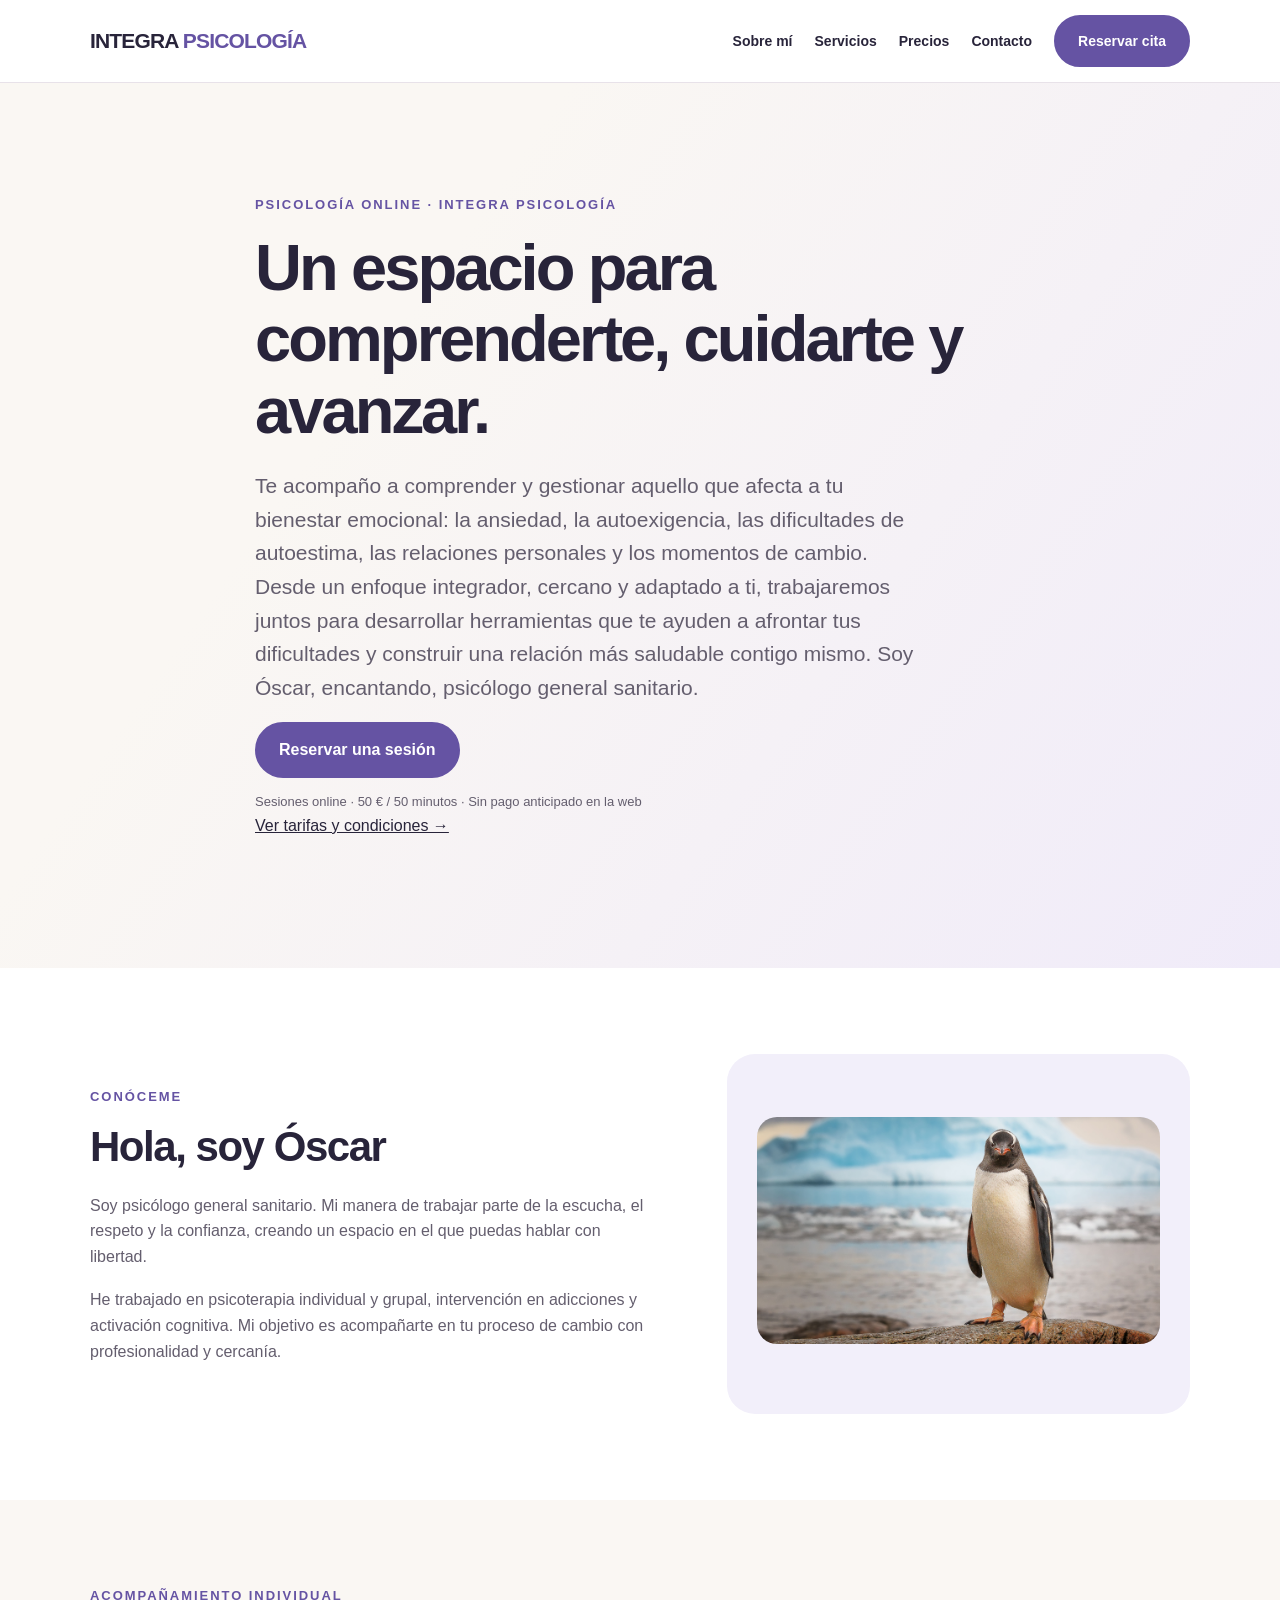
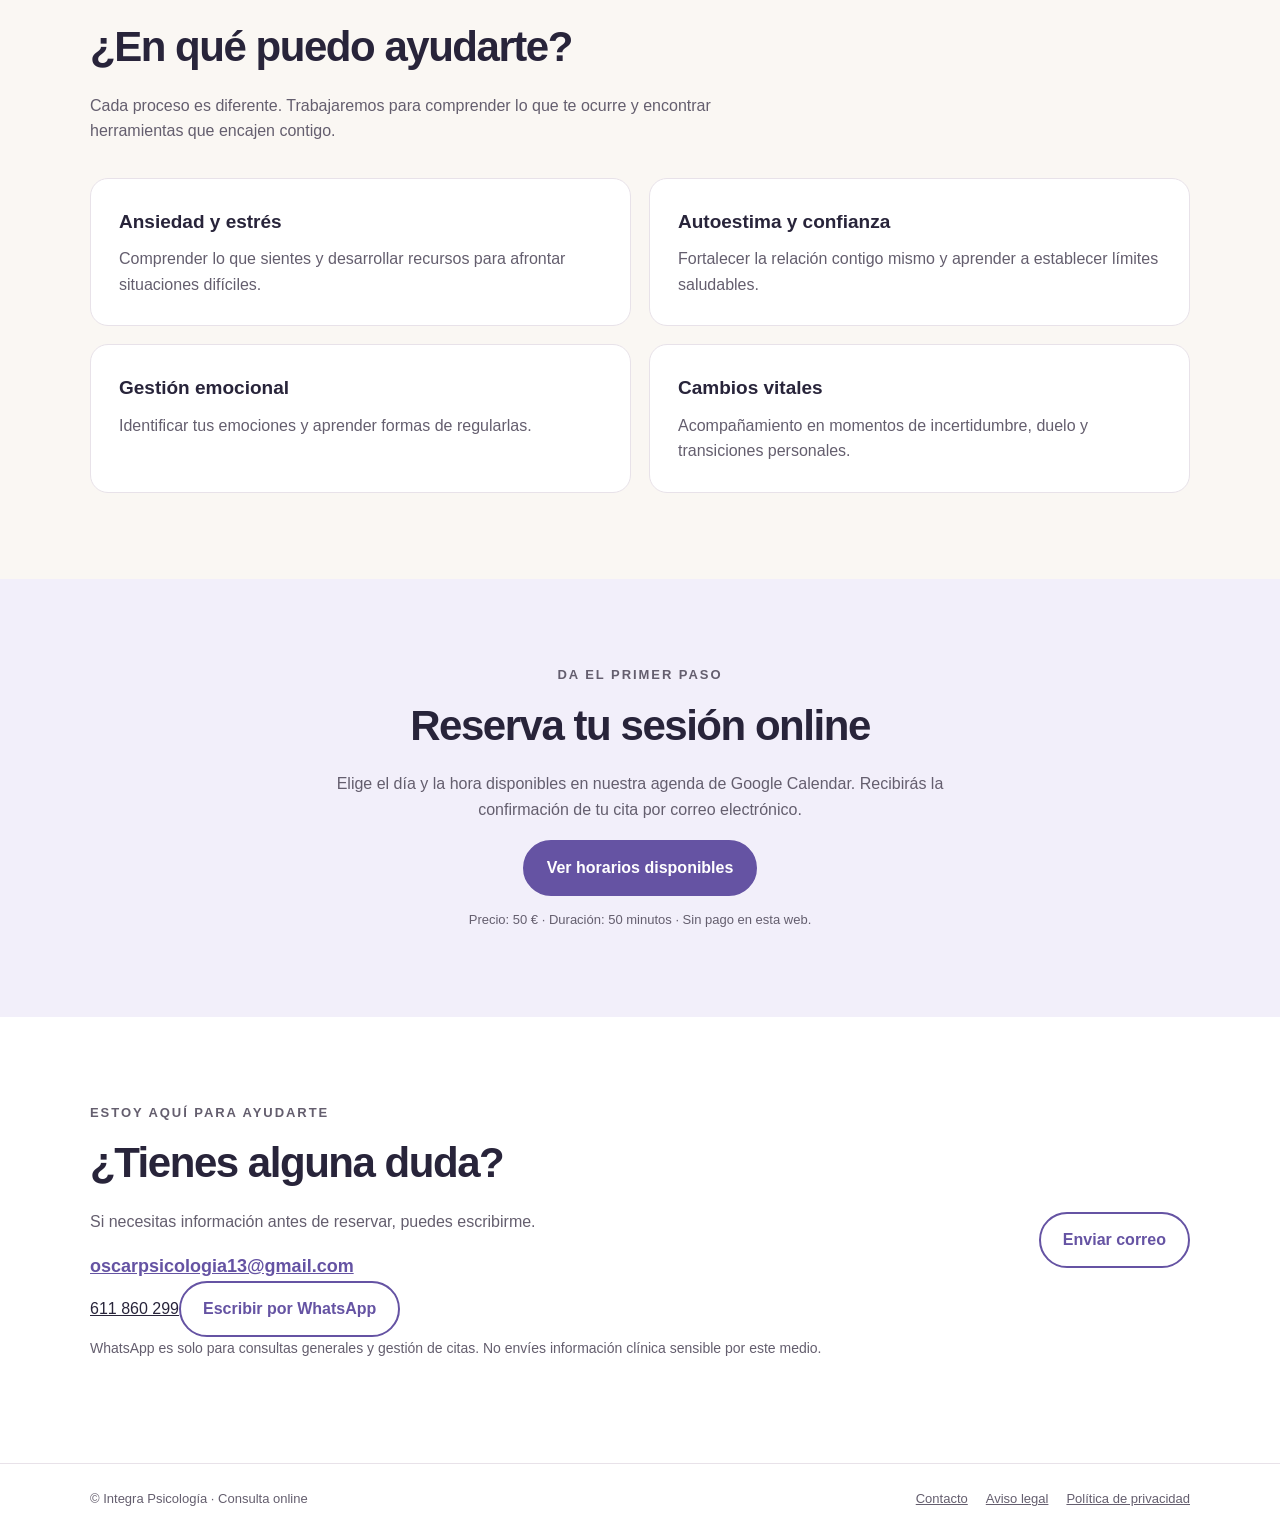
<file: index.html>
<!doctype html><html lang="es"><head><meta charset="utf-8"><meta name="viewport" content="width=device-width, initial-scale=1"><meta name="description" content="Psicología online. Conoce a Óscar, sus servicios y las tarifas de las sesiones de Integra Psicología."><title>Integra Psicología | Psicología online</title><link rel="stylesheet" href="styles.css"></head><body><header class="header" id="inicio"><div class="wrap header-inner"><a class="brand" href="index.html">INTEGRA <span>PSICOLOGÍA</span></a><nav aria-label="Navegación principal"><a href="index.html#sobre-mi">Sobre mí</a><a href="index.html#servicios">Servicios</a><a href="precios.html">Precios</a><a href="index.html#contacto">Contacto</a><a class="button" data-cms="calendar" href="https://calendar.app.google/PCeXu2rNxRvTg7Nx9" target="_blank" rel="noopener noreferrer">Reservar cita</a></nav></div></header><main>
    <section class="hero" aria-labelledby="titulo">
      <div class="wrap hero-inner">
        <p class="eyebrow">Psicología online · Integra Psicología</p>
        <h1 id="titulo" data-cms="titulo">Un espacio para comprenderte, cuidarte y avanzar.</h1>
        <p class="lead" data-cms="presentacion">Soy Óscar, psicólogo general sanitario. Te acompaño con un enfoque cercano, integrador y adaptado a tus necesidades, estés donde estés.</p>
        <a class="button" data-cms="calendar" href="https://calendar.app.google/PCeXu2rNxRvTg7Nx9" target="_blank" rel="noopener noreferrer">Reservar una sesión</a>
        <p class="note">Sesiones online · <span data-cms="precio">50 €</span> / 50 minutos · Sin pago anticipado en la web</p><p><a href="precios.html">Ver tarifas y condiciones →</a></p>
      </div>
    </section>

    <section id="sobre-mi" aria-labelledby="sobre-mi-titulo">
      <div class="wrap about-grid">
        <div>
          <p class="eyebrow">Conóceme</p>
          <h2 id="sobre-mi-titulo">Hola, soy Óscar</h2>
          <div class="about-copy">
            <p>Soy psicólogo general sanitario. Mi manera de trabajar parte de la escucha, el respeto y la confianza, creando un espacio en el que puedas hablar con libertad.</p>
            <p>He trabajado en psicoterapia individual y grupal, intervención en adicciones y activación cognitiva. Mi objetivo es acompañarte en tu proceso de cambio con profesionalidad y cercanía.</p>
          </div>
        </div>
        <div class="portrait">
          <!-- Para mostrar una foto, sustituye el siguiente <div> por:
               <img src="URL_PUBLICA_DE_TU_FOTO" alt="Retrato profesional de Óscar, psicólogo" />
               También puedes conservar tu fotografía como elemento visual nativo de Wix fuera del HTML. -->
          <div class="portrait-placeholder" data-cms="foto">Aquí puedes añadir<br>tu fotografía profesional</div>
        </div>
      </div>
    </section>

    <section class="services" id="servicios" aria-labelledby="servicios-titulo">
      <div class="wrap">
        <p class="eyebrow">Acompañamiento individual</p>
        <h2 id="servicios-titulo">¿En qué puedo ayudarte?</h2>
        <p class="section-desc">Cada proceso es diferente. Trabajaremos para comprender lo que te ocurre y encontrar herramientas que encajen contigo.</p>
        <div class="service-grid">
          <article class="service"><h3>Ansiedad y estrés</h3><p>Comprender lo que sientes y desarrollar recursos para afrontar situaciones difíciles.</p></article>
          <article class="service"><h3>Autoestima y confianza</h3><p>Fortalecer la relación contigo mismo y aprender a establecer límites saludables.</p></article>
          <article class="service"><h3>Gestión emocional</h3><p>Identificar tus emociones y aprender formas de regularlas.</p></article>
          <article class="service"><h3>Cambios vitales</h3><p>Acompañamiento en momentos de incertidumbre, duelo y transiciones personales.</p></article>
        </div>
      </div>
    </section>

    <section class="booking" id="reservar" aria-labelledby="reserva-titulo">
      <div class="wrap booking-inner">
        <p class="eyebrow">Da el primer paso</p>
        <h2 id="reserva-titulo">Reserva tu sesión online</h2>
        <p>Elige el día y la hora disponibles en nuestra agenda de Google Calendar. Recibirás la confirmación de tu cita por correo electrónico.</p>
        <a class="button" data-cms="calendar" href="https://calendar.app.google/PCeXu2rNxRvTg7Nx9" target="_blank" rel="noopener noreferrer">Ver horarios disponibles</a>
        <p class="note">Precio: <span data-cms="precio">50 €</span> · Duración: 50 minutos · Sin pago en esta web.</p>
      </div>
    </section>

    <section class="contact" id="contacto" aria-labelledby="contacto-titulo">
      <div class="wrap contact-inner">
        <div>
          <p class="eyebrow">Estoy aquí para ayudarte</p>
          <h2 id="contacto-titulo">¿Tienes alguna duda?</h2>
          <p>Si necesitas información antes de reservar, puedes escribirme.</p>
          <a class="email" href="mailto:oscarpsicologia13@gmail.com">oscarpsicologia13@gmail.com</a><div class="contact-options"><a href="tel:+34611860299" class="contact-phone">611 860 299</a><a class="button button-outline" href="https://wa.me/34611860299?text=Hola%2C%20me%20gustar%C3%ADa%20recibir%20informaci%C3%B3n%20sobre%20las%20sesiones%20de%20psicolog%C3%ADa%20online." target="_blank" rel="noopener noreferrer" aria-label="Escribir a Integra Psicología por WhatsApp">Escribir por WhatsApp</a></div><p class="fineprint">WhatsApp es solo para consultas generales y gestión de citas. No envíes información clínica sensible por este medio.</p>
        </div>
        <a class="button button-outline" href="mailto:oscarpsicologia13@gmail.com?subject=Consulta%20Integra%20Psicolog%C3%ADa">Enviar correo</a>
      </div>
    </section>
  </main><footer><div class="wrap footer-inner"><span>© Integra Psicología · Consulta online</span><div class="mini-footer-links"><a href="mailto:oscarpsicologia13@gmail.com">Contacto</a><a href="aviso-legal.html">Aviso legal</a><a href="politica-privacidad.html">Política de privacidad</a></div></div></footer><script src="cms.js" defer></script></body></html>
</file>
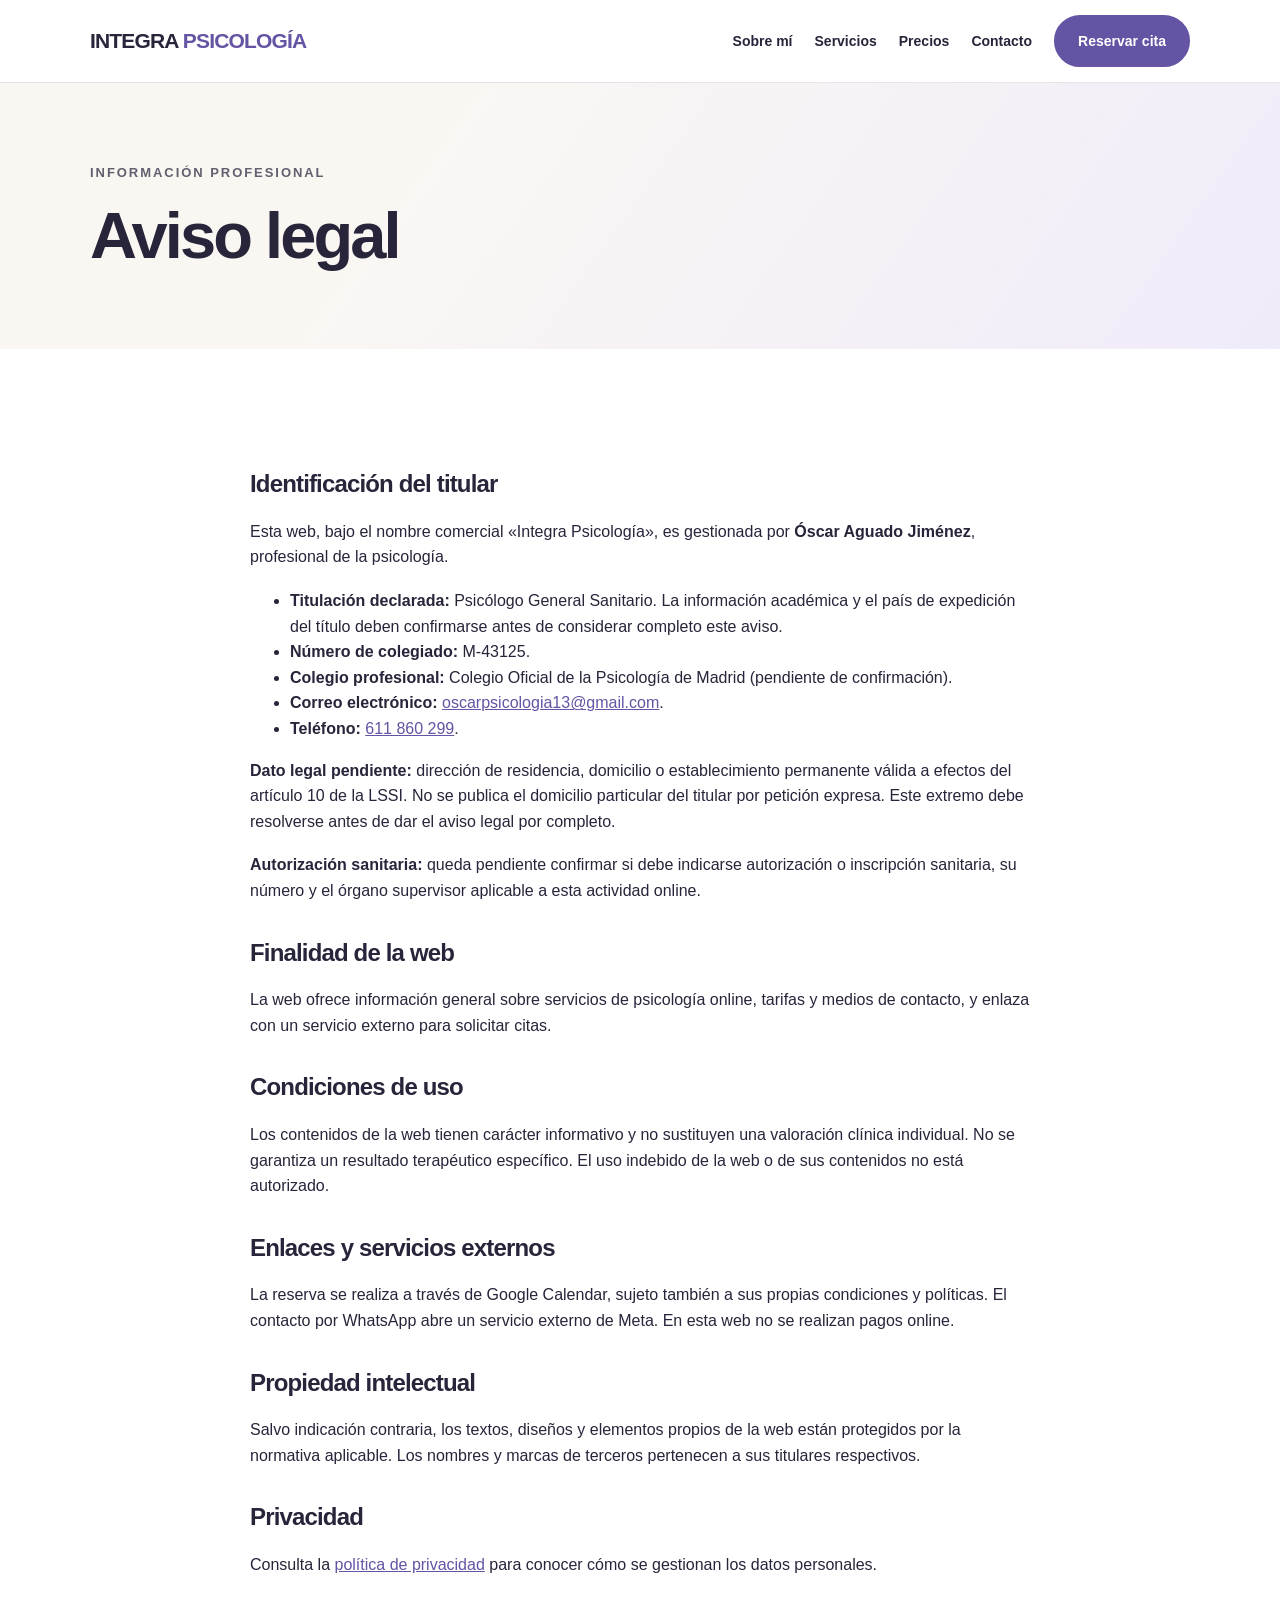
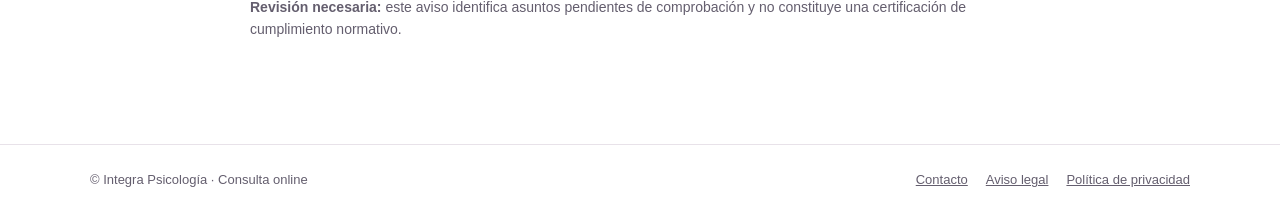
<file: aviso-legal.html>
<!doctype html><html lang="es"><head><meta charset="utf-8"><meta name="viewport" content="width=device-width, initial-scale=1"><meta name="description" content="Identificación profesional y condiciones de uso de Integra Psicología."><title>Aviso legal | Integra Psicología</title><link rel="canonical" href="https://integra-psicologia13.netlify.app/aviso-legal.html"><link rel="stylesheet" href="styles.css"></head><body><header class="header" id="inicio"><div class="wrap header-inner"><a class="brand" href="index.html">INTEGRA <span>PSICOLOGÍA</span></a><nav aria-label="Navegación principal"><a href="index.html#sobre-mi">Sobre mí</a><a href="index.html#servicios">Servicios</a><a href="precios.html">Precios</a><a href="index.html#contacto">Contacto</a><a class="button" href="https://calendar.app.google/PCeXu2rNxRvTg7Nx9" target="_blank" rel="noopener noreferrer">Reservar cita</a></nav></div></header><main><section class="page-hero"><div class="wrap"><p class="eyebrow">Información profesional</p><h1>Aviso legal</h1></div></section><section><div class="wrap readable"><h2>Identificación del titular</h2><p>Esta web, bajo el nombre comercial «Integra Psicología», es gestionada por <strong>Óscar Aguado Jiménez</strong>, profesional de la psicología.</p><ul><li><strong>Titulación declarada:</strong> Psicólogo General Sanitario. La información académica y el país de expedición del título deben confirmarse antes de considerar completo este aviso.</li><li><strong>Número de colegiado:</strong> M-43125.</li><li><strong>Colegio profesional:</strong> Colegio Oficial de la Psicología de Madrid (pendiente de confirmación).</li><li><strong>Correo electrónico:</strong> <a href="mailto:oscarpsicologia13@gmail.com">oscarpsicologia13@gmail.com</a>.</li><li><strong>Teléfono:</strong> <a href="tel:+34611860299">611 860 299</a>.</li></ul><p><strong>Dato legal pendiente:</strong> dirección de residencia, domicilio o establecimiento permanente válida a efectos del artículo 10 de la LSSI. No se publica el domicilio particular del titular por petición expresa. Este extremo debe resolverse antes de dar el aviso legal por completo.</p><p><strong>Autorización sanitaria:</strong> queda pendiente confirmar si debe indicarse autorización o inscripción sanitaria, su número y el órgano supervisor aplicable a esta actividad online.</p><h2>Finalidad de la web</h2><p>La web ofrece información general sobre servicios de psicología online, tarifas y medios de contacto, y enlaza con un servicio externo para solicitar citas.</p><h2>Condiciones de uso</h2><p>Los contenidos de la web tienen carácter informativo y no sustituyen una valoración clínica individual. No se garantiza un resultado terapéutico específico. El uso indebido de la web o de sus contenidos no está autorizado.</p><h2>Enlaces y servicios externos</h2><p>La reserva se realiza a través de Google Calendar, sujeto también a sus propias condiciones y políticas. El contacto por WhatsApp abre un servicio externo de Meta. En esta web no se realizan pagos online.</p><h2>Propiedad intelectual</h2><p>Salvo indicación contraria, los textos, diseños y elementos propios de la web están protegidos por la normativa aplicable. Los nombres y marcas de terceros pertenecen a sus titulares respectivos.</p><h2>Privacidad</h2><p>Consulta la <a href="politica-privacidad.html">política de privacidad</a> para conocer cómo se gestionan los datos personales.</p><p class="fineprint"><strong>Revisión necesaria:</strong> este aviso identifica asuntos pendientes de comprobación y no constituye una certificación de cumplimiento normativo.</p></div></section></main><footer><div class="wrap footer-inner"><span>© Integra Psicología · Consulta online</span><div class="mini-footer-links"><a href="mailto:oscarpsicologia13@gmail.com">Contacto</a><a href="aviso-legal.html">Aviso legal</a><a href="politica-privacidad.html">Política de privacidad</a></div></div></footer></body></html>
</file>
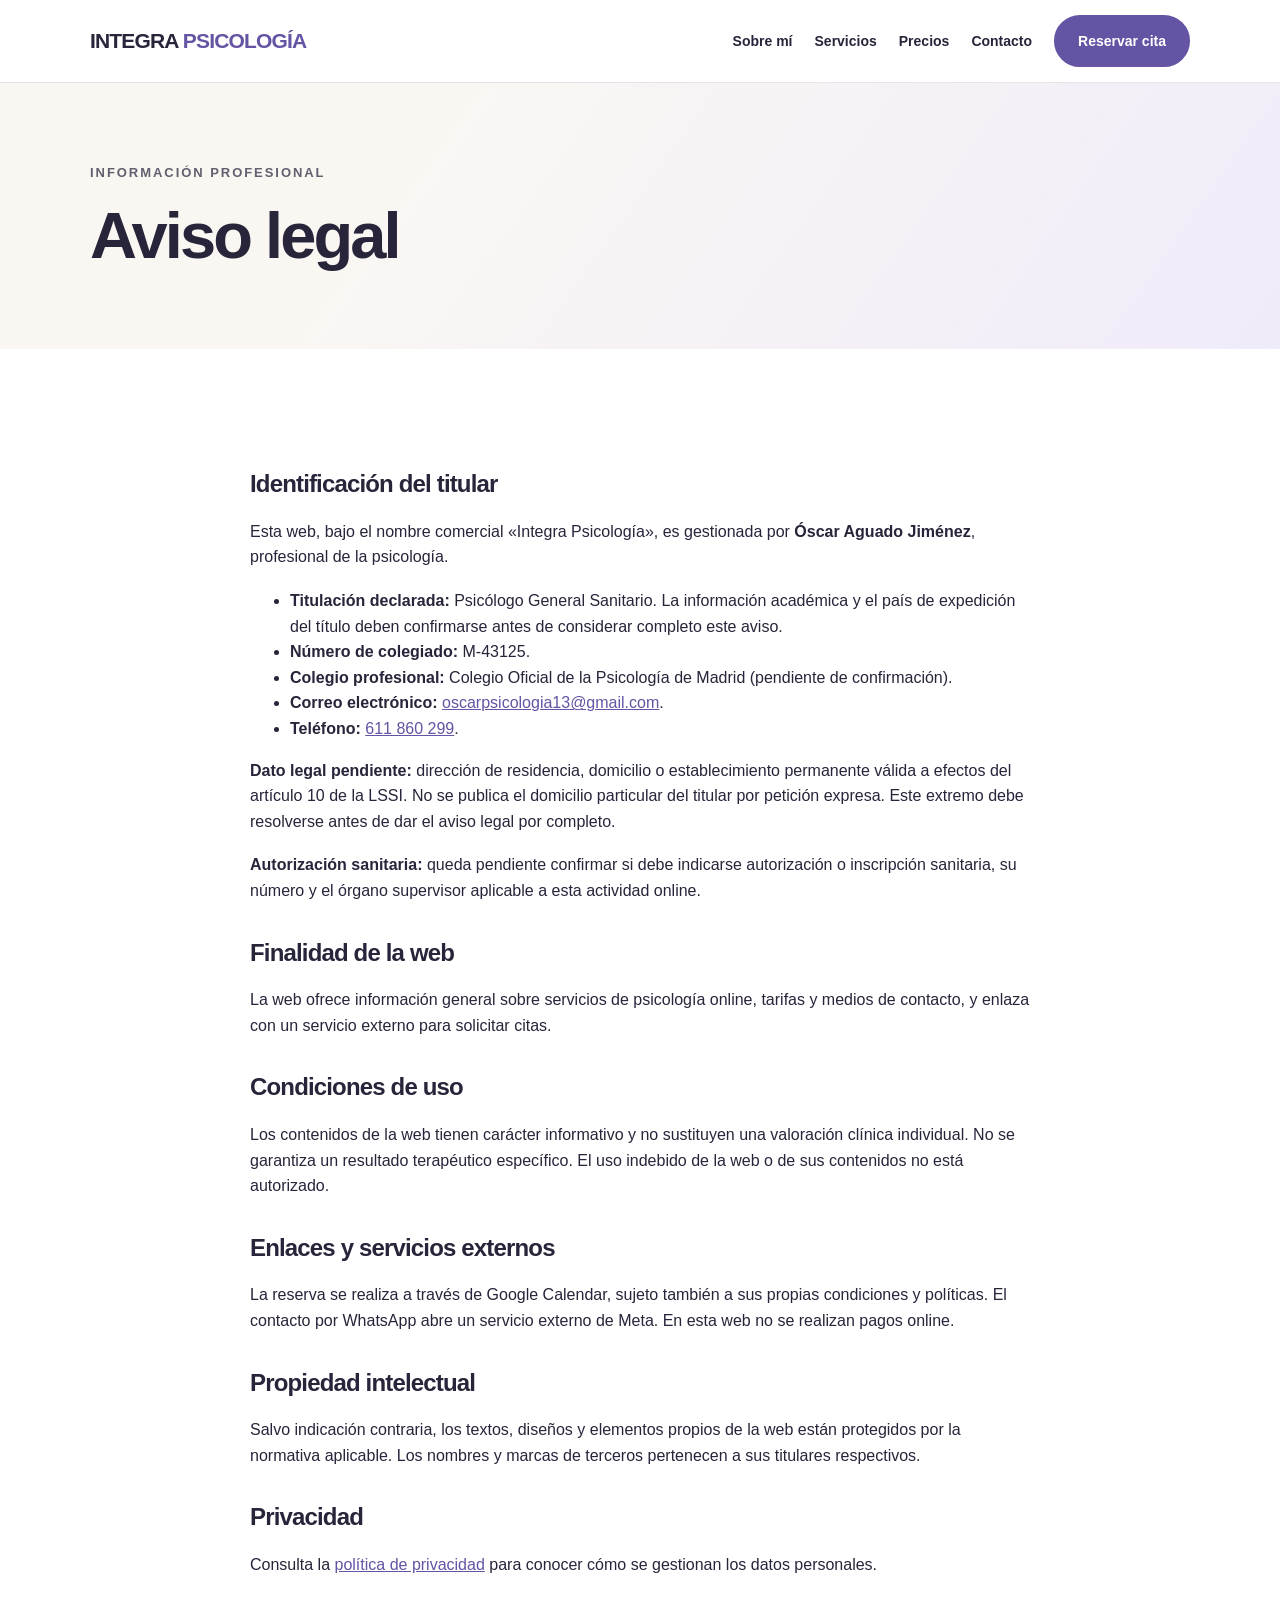
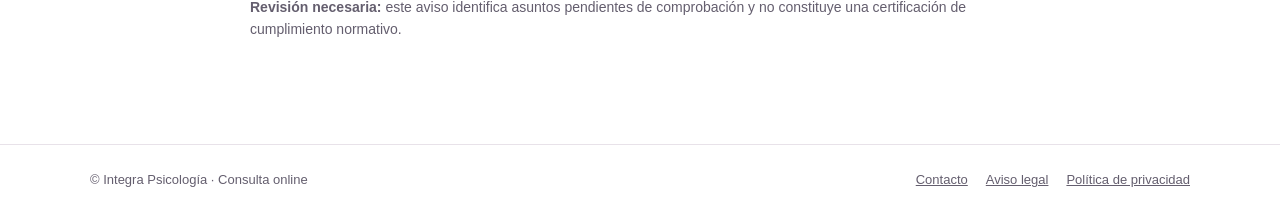
<file: informacion-legal.html>
<!doctype html><html lang="es"><head><meta charset="utf-8"><meta http-equiv="refresh" content="0;url=aviso-legal.html"><meta name="robots" content="noindex"><title>Información legal | Integra Psicología</title><link rel="canonical" href="https://integra-psicologia13.netlify.app/aviso-legal.html"></head><body><p>Consulta nuestro <a href="aviso-legal.html">aviso legal</a> y nuestra <a href="politica-privacidad.html">política de privacidad</a>.</p></body></html>
</file>
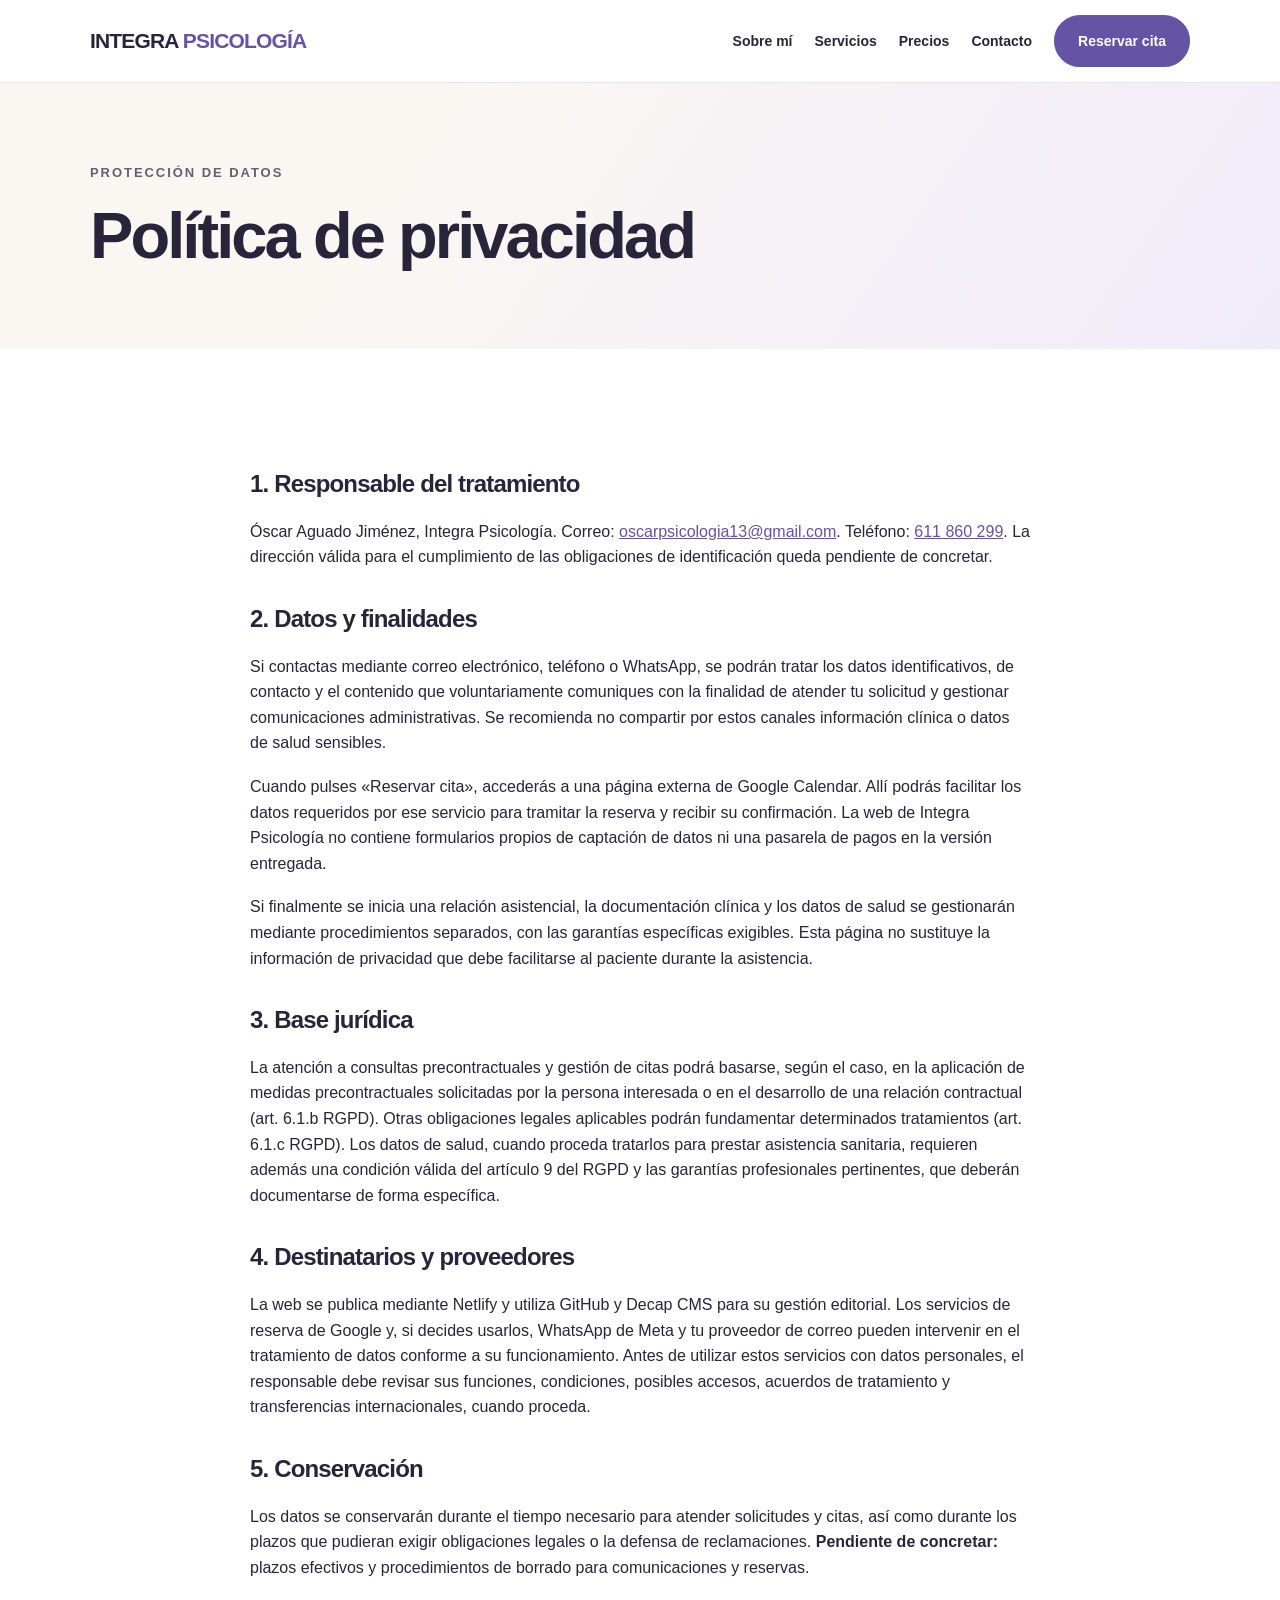
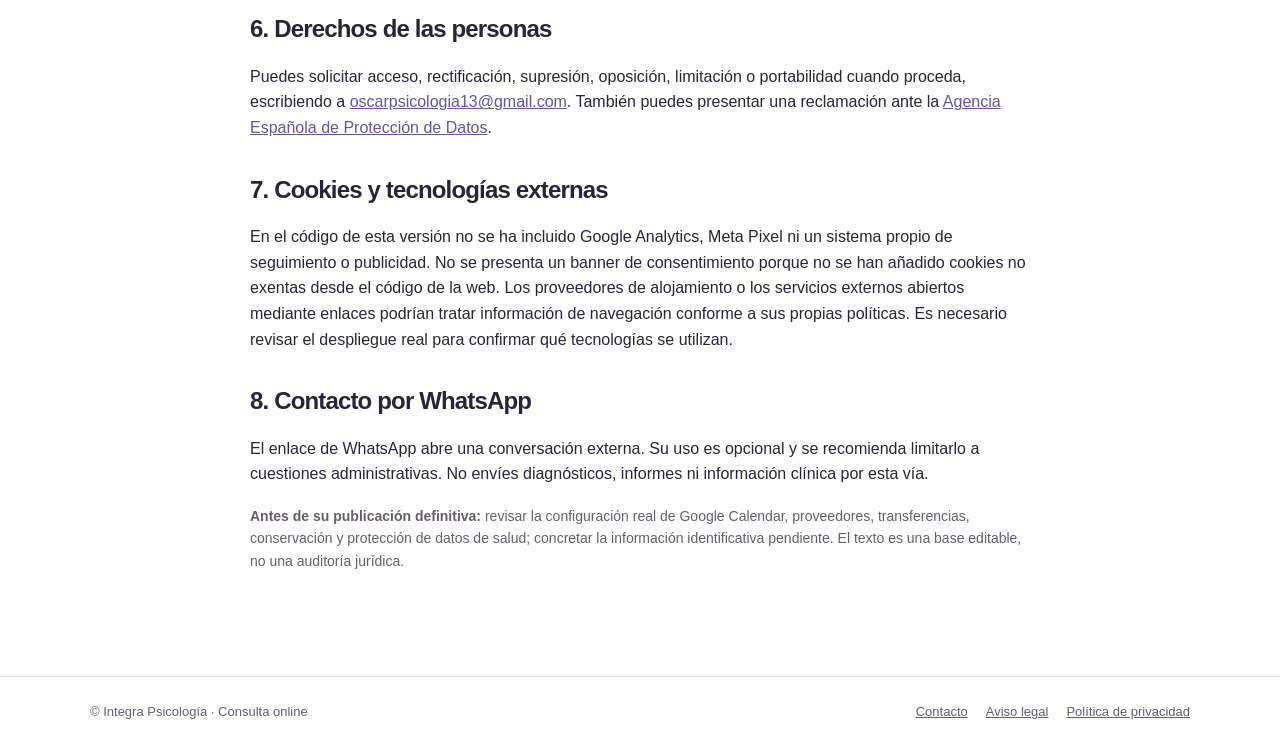
<file: politica-privacidad.html>
<!doctype html><html lang="es"><head><meta charset="utf-8"><meta name="viewport" content="width=device-width, initial-scale=1"><meta name="description" content="Información sobre privacidad y tratamiento de datos personales de Integra Psicología."><title>Política de privacidad | Integra Psicología</title><link rel="canonical" href="https://integra-psicologia13.netlify.app/politica-privacidad.html"><link rel="stylesheet" href="styles.css"></head><body><header class="header" id="inicio"><div class="wrap header-inner"><a class="brand" href="index.html">INTEGRA <span>PSICOLOGÍA</span></a><nav aria-label="Navegación principal"><a href="index.html#sobre-mi">Sobre mí</a><a href="index.html#servicios">Servicios</a><a href="precios.html">Precios</a><a href="index.html#contacto">Contacto</a><a class="button" href="https://calendar.app.google/PCeXu2rNxRvTg7Nx9" target="_blank" rel="noopener noreferrer">Reservar cita</a></nav></div></header><main><section class="page-hero"><div class="wrap"><p class="eyebrow">Protección de datos</p><h1>Política de privacidad</h1></div></section><section><div class="wrap readable"><h2>1. Responsable del tratamiento</h2><p>Óscar Aguado Jiménez, Integra Psicología. Correo: <a href="mailto:oscarpsicologia13@gmail.com">oscarpsicologia13@gmail.com</a>. Teléfono: <a href="tel:+34611860299">611 860 299</a>. La dirección válida para el cumplimiento de las obligaciones de identificación queda pendiente de concretar.</p><h2>2. Datos y finalidades</h2><p>Si contactas mediante correo electrónico, teléfono o WhatsApp, se podrán tratar los datos identificativos, de contacto y el contenido que voluntariamente comuniques con la finalidad de atender tu solicitud y gestionar comunicaciones administrativas. Se recomienda no compartir por estos canales información clínica o datos de salud sensibles.</p><p>Cuando pulses «Reservar cita», accederás a una página externa de Google Calendar. Allí podrás facilitar los datos requeridos por ese servicio para tramitar la reserva y recibir su confirmación. La web de Integra Psicología no contiene formularios propios de captación de datos ni una pasarela de pagos en la versión entregada.</p><p>Si finalmente se inicia una relación asistencial, la documentación clínica y los datos de salud se gestionarán mediante procedimientos separados, con las garantías específicas exigibles. Esta página no sustituye la información de privacidad que debe facilitarse al paciente durante la asistencia.</p><h2>3. Base jurídica</h2><p>La atención a consultas precontractuales y gestión de citas podrá basarse, según el caso, en la aplicación de medidas precontractuales solicitadas por la persona interesada o en el desarrollo de una relación contractual (art. 6.1.b RGPD). Otras obligaciones legales aplicables podrán fundamentar determinados tratamientos (art. 6.1.c RGPD). Los datos de salud, cuando proceda tratarlos para prestar asistencia sanitaria, requieren además una condición válida del artículo 9 del RGPD y las garantías profesionales pertinentes, que deberán documentarse de forma específica.</p><h2>4. Destinatarios y proveedores</h2><p>La web se publica mediante Netlify y utiliza GitHub y Decap CMS para su gestión editorial. Los servicios de reserva de Google y, si decides usarlos, WhatsApp de Meta y tu proveedor de correo pueden intervenir en el tratamiento de datos conforme a su funcionamiento. Antes de utilizar estos servicios con datos personales, el responsable debe revisar sus funciones, condiciones, posibles accesos, acuerdos de tratamiento y transferencias internacionales, cuando proceda.</p><h2>5. Conservación</h2><p>Los datos se conservarán durante el tiempo necesario para atender solicitudes y citas, así como durante los plazos que pudieran exigir obligaciones legales o la defensa de reclamaciones. <strong>Pendiente de concretar:</strong> plazos efectivos y procedimientos de borrado para comunicaciones y reservas.</p><h2>6. Derechos de las personas</h2><p>Puedes solicitar acceso, rectificación, supresión, oposición, limitación o portabilidad cuando proceda, escribiendo a <a href="mailto:oscarpsicologia13@gmail.com">oscarpsicologia13@gmail.com</a>. También puedes presentar una reclamación ante la <a href="https://www.aepd.es" target="_blank" rel="noopener noreferrer">Agencia Española de Protección de Datos</a>.</p><h2>7. Cookies y tecnologías externas</h2><p>En el código de esta versión no se ha incluido Google Analytics, Meta Pixel ni un sistema propio de seguimiento o publicidad. No se presenta un banner de consentimiento porque no se han añadido cookies no exentas desde el código de la web. Los proveedores de alojamiento o los servicios externos abiertos mediante enlaces podrían tratar información de navegación conforme a sus propias políticas. Es necesario revisar el despliegue real para confirmar qué tecnologías se utilizan.</p><h2>8. Contacto por WhatsApp</h2><p>El enlace de WhatsApp abre una conversación externa. Su uso es opcional y se recomienda limitarlo a cuestiones administrativas. No envíes diagnósticos, informes ni información clínica por esta vía.</p><p class="fineprint"><strong>Antes de su publicación definitiva:</strong> revisar la configuración real de Google Calendar, proveedores, transferencias, conservación y protección de datos de salud; concretar la información identificativa pendiente. El texto es una base editable, no una auditoría jurídica.</p></div></section></main><footer><div class="wrap footer-inner"><span>© Integra Psicología · Consulta online</span><div class="mini-footer-links"><a href="mailto:oscarpsicologia13@gmail.com">Contacto</a><a href="aviso-legal.html">Aviso legal</a><a href="politica-privacidad.html">Política de privacidad</a></div></div></footer></body></html>
</file>
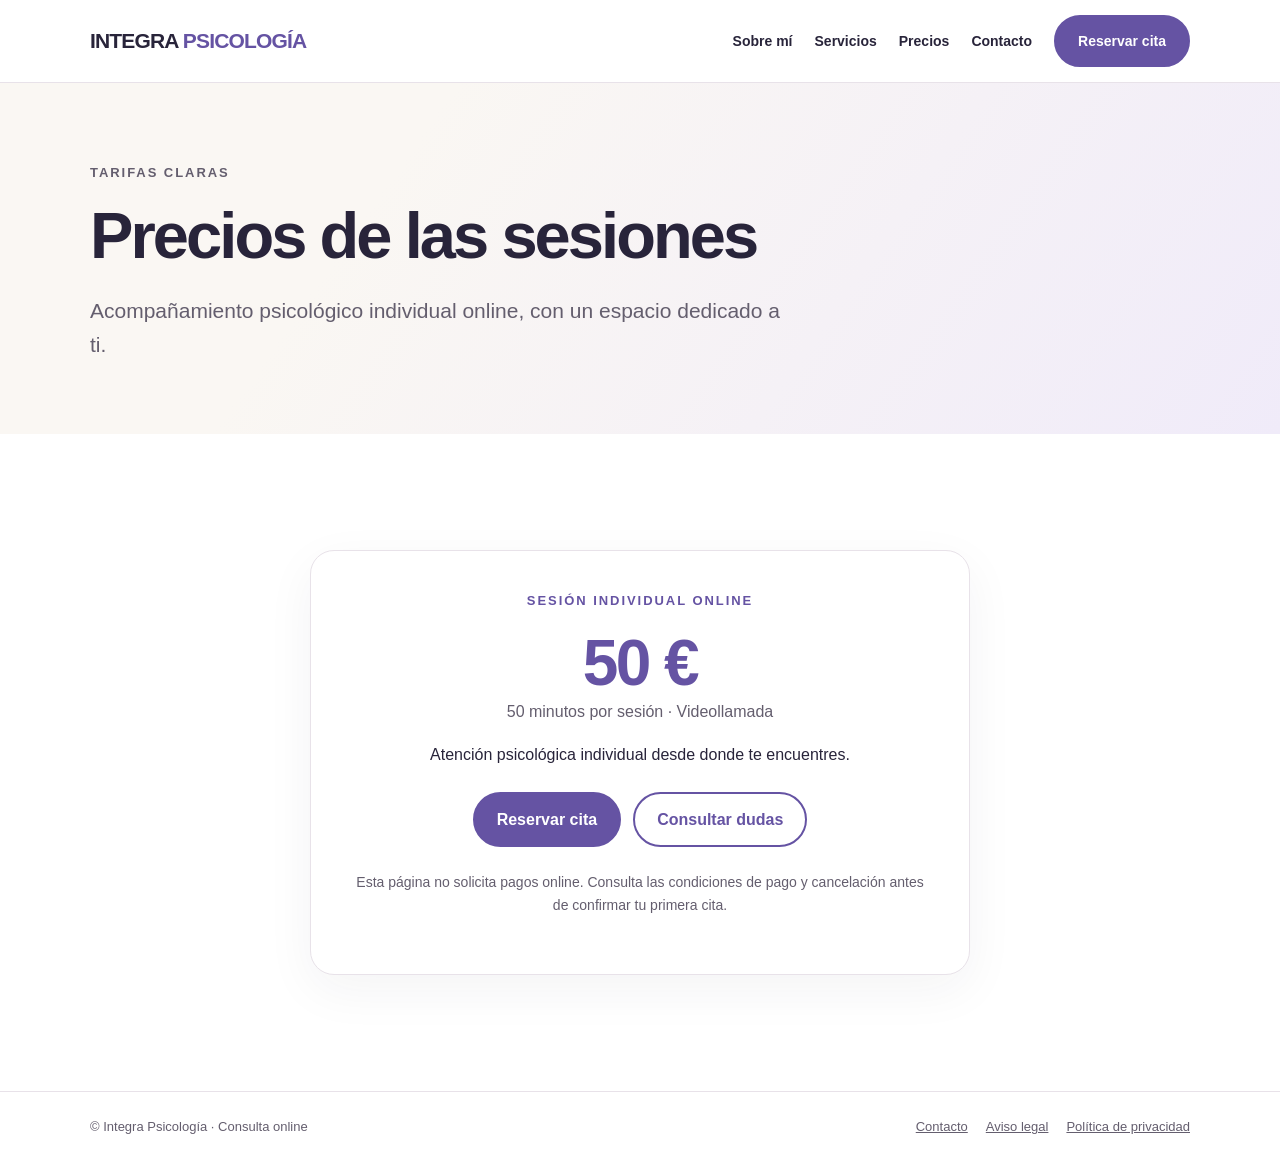
<file: precios.html>
<!doctype html><html lang="es"><head><meta charset="utf-8"><meta name="viewport" content="width=device-width, initial-scale=1"><meta name="description" content="Sesiones individuales de psicología online: 50 € por 50 minutos."><title>Precios | Integra Psicología</title><link rel="stylesheet" href="styles.css"></head><body><header class="header" id="inicio"><div class="wrap header-inner"><a class="brand" href="index.html">INTEGRA <span>PSICOLOGÍA</span></a><nav aria-label="Navegación principal"><a href="index.html#sobre-mi">Sobre mí</a><a href="index.html#servicios">Servicios</a><a href="precios.html">Precios</a><a href="index.html#contacto">Contacto</a><a class="button" href="https://calendar.app.google/PCeXu2rNxRvTg7Nx9" target="_blank" rel="noopener noreferrer">Reservar cita</a></nav></div></header><main><section class="page-hero"><div class="wrap"><p class="eyebrow">Tarifas claras</p><h1>Precios de las sesiones</h1><p class="lead">Acompañamiento psicológico individual online, con un espacio dedicado a ti.</p></div></section><section><div class="wrap"><article class="price-card"><p class="eyebrow">Sesión individual online</p><div class="amount">50 €</div><p class="details">50 minutos por sesión · Videollamada</p><p>Atención psicológica individual desde donde te encuentres.</p><div class="actions"><a class="button" href="https://calendar.app.google/PCeXu2rNxRvTg7Nx9" target="_blank" rel="noopener noreferrer">Reservar cita</a><a class="button button-outline" href="mailto:oscarpsicologia13@gmail.com?subject=Consulta%20sobre%20tarifas">Consultar dudas</a></div><p class="fineprint">Esta página no solicita pagos online. Consulta las condiciones de pago y cancelación antes de confirmar tu primera cita.</p></article></div></section></main><footer><div class="wrap footer-inner"><span>© Integra Psicología · Consulta online</span><div class="mini-footer-links"><a href="mailto:oscarpsicologia13@gmail.com">Contacto</a><a href="aviso-legal.html">Aviso legal</a><a href="politica-privacidad.html">Política de privacidad</a></div></div></footer></body></html>
</file>
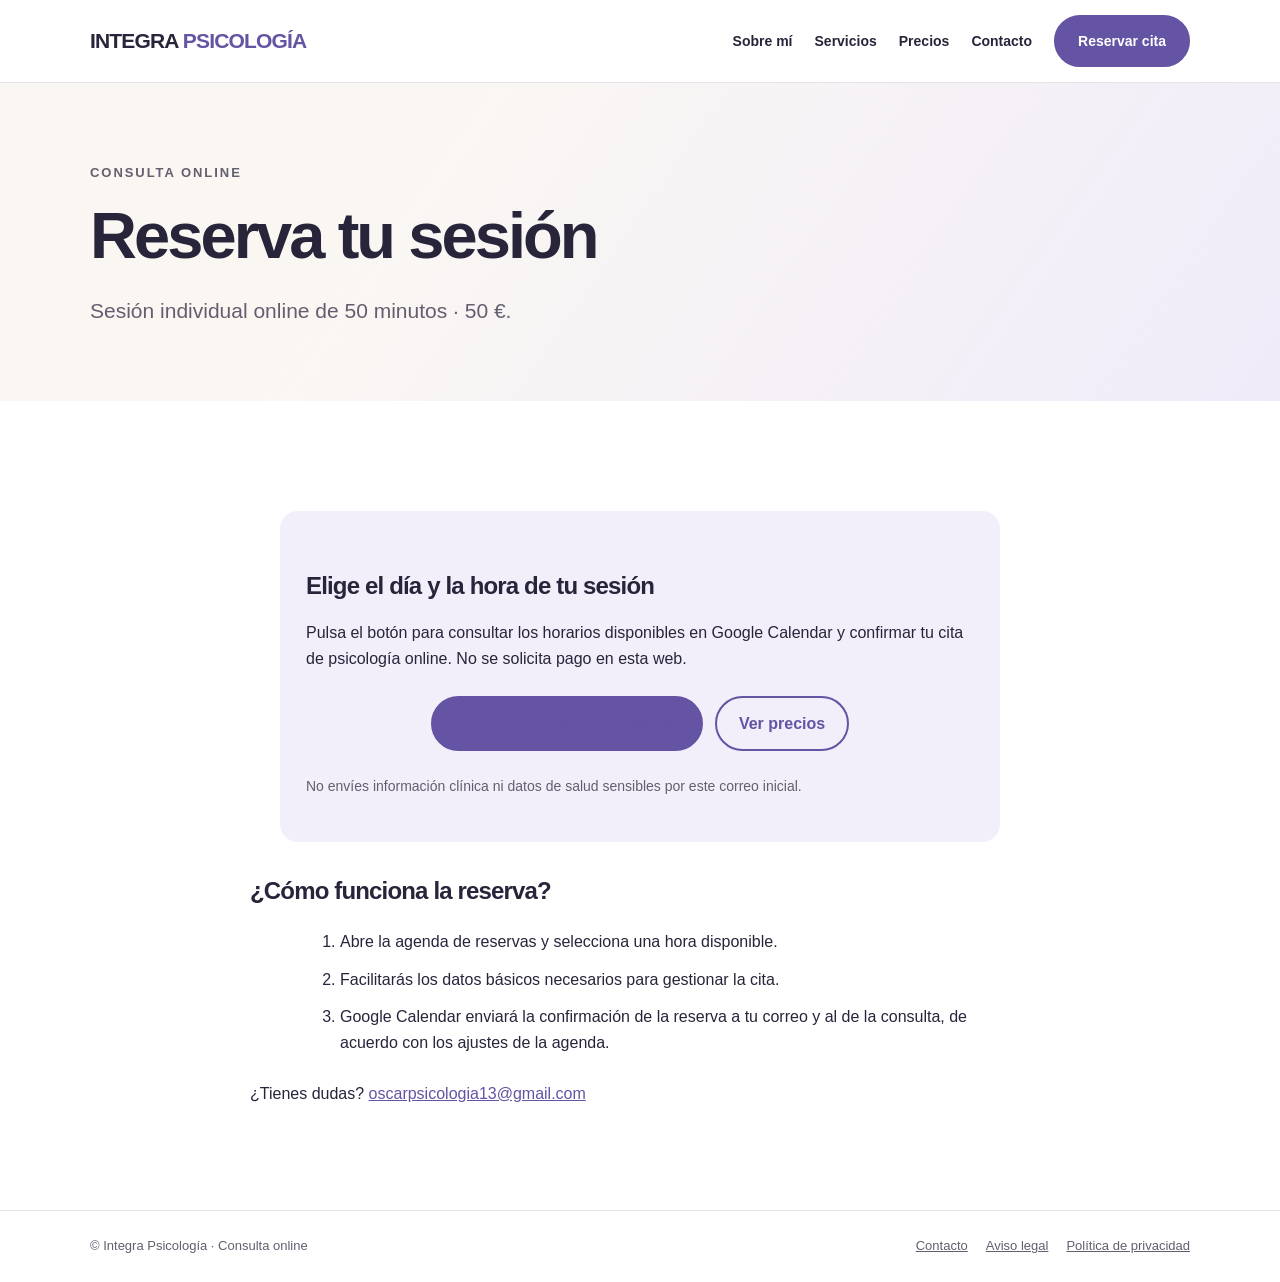
<file: reservas.html>
<!doctype html><html lang="es"><head><meta charset="utf-8"><meta name="viewport" content="width=device-width, initial-scale=1"><meta name="description" content="Reserva de psicología online de Integra Psicología. Selecciona un horario disponible en Google Calendar."><title>Reservar cita | Integra Psicología</title><link rel="stylesheet" href="styles.css"></head><body><header class="header" id="inicio"><div class="wrap header-inner"><a class="brand" href="index.html">INTEGRA <span>PSICOLOGÍA</span></a><nav aria-label="Navegación principal"><a href="index.html#sobre-mi">Sobre mí</a><a href="index.html#servicios">Servicios</a><a href="precios.html">Precios</a><a href="index.html#contacto">Contacto</a><a class="button" href="https://calendar.app.google/PCeXu2rNxRvTg7Nx9" target="_blank" rel="noopener noreferrer">Reservar cita</a></nav></div></header><main><section class="page-hero"><div class="wrap"><p class="eyebrow">Consulta online</p><h1>Reserva tu sesión</h1><p class="lead">Sesión individual online de 50 minutos · 50 €.</p></div></section><section><div class="wrap readable"><div class="info-panel"><h2>Elige el día y la hora de tu sesión</h2><p>Pulsa el botón para consultar los horarios disponibles en Google Calendar y confirmar tu cita de psicología online. No se solicita pago en esta web.</p><div class="actions"><a class="button" href="https://calendar.app.google/PCeXu2rNxRvTg7Nx9" target="_blank" rel="noopener noreferrer">Consultar horarios y reservar</a><a class="button button-outline" href="precios.html">Ver precios</a></div><p class="fineprint">No envíes información clínica ni datos de salud sensibles por este correo inicial.</p></div><h2>¿Cómo funciona la reserva?</h2><ol class="steps"><li>Abre la agenda de reservas y selecciona una hora disponible.</li><li>Facilitarás los datos básicos necesarios para gestionar la cita.</li><li>Google Calendar enviará la confirmación de la reserva a tu correo y al de la consulta, de acuerdo con los ajustes de la agenda.</li></ol><p>¿Tienes dudas? <a href="mailto:oscarpsicologia13@gmail.com">oscarpsicologia13@gmail.com</a></p></div></section></main><footer><div class="wrap footer-inner"><span>© Integra Psicología · Consulta online</span><div class="mini-footer-links"><a href="mailto:oscarpsicologia13@gmail.com">Contacto</a><a href="aviso-legal.html">Aviso legal</a><a href="politica-privacidad.html">Política de privacidad</a></div></div></footer></body></html>
</file>
<file: styles.css>
:root{--ink:#28243a;--muted:#645e6e;--purple:#6553a3;--purple-dark:#493982;--cream:#faf7f3;--lavender:#f2effa;--line:#e8e2e9}
    *{box-sizing:border-box}html{scroll-behavior:smooth}body{margin:0;font-family:Arial,Helvetica,sans-serif;color:var(--ink);background:#fff;line-height:1.6}a{color:inherit}
    .wrap{width:min(1100px,calc(100% - 44px));margin:auto}
    .header{background:white;border-bottom:1px solid var(--line)}
    .header-inner{display:flex;align-items:center;justify-content:space-between;gap:22px;min-height:82px}
    .brand{font-weight:800;letter-spacing:-.04em;font-size:21px;text-decoration:none}.brand span{color:var(--purple)}
    nav{display:flex;align-items:center;flex-wrap:wrap;gap:22px}nav a{text-decoration:none;font-size:14px;font-weight:600}nav a:hover{color:var(--purple)}
    .button{display:inline-flex;align-items:center;justify-content:center;border-radius:999px;padding:13px 22px;text-decoration:none;background:var(--purple);color:white;font-weight:700;border:2px solid var(--purple);transition:background .2s}
    .button:hover{background:var(--purple-dark);border-color:var(--purple-dark)}.button-outline{background:transparent;color:var(--purple)}.button-outline:hover{color:white}
    section{padding:86px 0}.hero{background:linear-gradient(125deg,#faf7f3 30%,#f0ebf9 100%);padding:112px 0}
    .hero-inner{max-width:770px}.eyebrow{font-size:13px;font-weight:800;color:var(--purple);text-transform:uppercase;letter-spacing:.15em;margin:0 0 16px}
    h1{font-size:clamp(38px,5.6vw,65px);line-height:1.1;letter-spacing:-.045em;margin:0 0 23px}h2{font-size:clamp(29px,3.6vw,42px);line-height:1.15;letter-spacing:-.035em;margin:0 0 21px}
    h3{font-size:19px;margin:0 0 9px}p{margin:0 0 18px}.lead{font-size:clamp(17px,2.2vw,21px);color:var(--muted);max-width:660px}
    .note{color:var(--muted);font-size:13px;margin:14px 0 0}
    .about-grid{display:grid;grid-template-columns:1.1fr .9fr;align-items:center;gap:70px}.about-copy{max-width:610px;color:var(--muted)}
    .portrait{background:var(--lavender);border-radius:28px;min-height:360px;display:flex;align-items:center;justify-content:center;text-align:center;color:var(--purple);padding:30px;overflow:hidden}
    .portrait img{width:100%;height:100%;max-height:480px;object-fit:cover;border-radius:20px}.portrait-placeholder{font-weight:700}
    .services{background:var(--cream)}.section-desc{max-width:670px;color:var(--muted)}.service-grid{display:grid;grid-template-columns:repeat(2,minmax(0,1fr));gap:18px;margin-top:34px}
    .service{background:#fff;border:1px solid var(--line);padding:28px;border-radius:18px}.service p{color:var(--muted);margin:0}
    .booking{text-align:center;background:var(--lavender)}.booking-inner{max-width:680px;margin:auto}.booking p{color:var(--muted)}
    .contact-inner{display:flex;align-items:center;justify-content:space-between;gap:30px}.contact p{color:var(--muted)}.contact a.email{font-size:18px;color:var(--purple);font-weight:700;overflow-wrap:anywhere}
    footer{border-top:1px solid var(--line);padding:25px 0;font-size:13px;color:var(--muted)}.footer-inner{display:flex;justify-content:space-between;flex-wrap:wrap;gap:12px}
    @media(max-width:720px){.wrap{width:min(100% - 32px,1100px)}.header-inner{justify-content:center;flex-direction:column;padding:17px 0;gap:13px}nav{justify-content:center;gap:14px}nav a{font-size:13px}nav .button{padding:8px 14px}section{padding:58px 0}.hero{padding:75px 0}.about-grid{grid-template-columns:1fr;gap:30px}.portrait{min-height:270px;order:-1}.service-grid{grid-template-columns:1fr}.contact-inner{display:block}}
    @media(prefers-reduced-motion:reduce){html{scroll-behavior:auto}.button{transition:none}}
  
    .page-hero{background:linear-gradient(125deg,#faf7f3 30%,#f0ebf9 100%);padding:80px 0 55px} .page-hero p{max-width:690px;color:var(--muted)} .price-card{background:#fff;border:1px solid var(--line);border-radius:24px;max-width:660px;margin:30px auto;padding:40px;text-align:center;box-shadow:0 15px 50px rgba(40,36,58,.05)} .amount{font-size:64px;font-weight:800;line-height:1.1;letter-spacing:-.04em;color:var(--purple)} .details{color:var(--muted)}.actions{display:flex;justify-content:center;gap:12px;flex-wrap:wrap;margin:24px 0}.info-panel{background:var(--lavender);padding:26px;border-radius:18px;max-width:720px;margin:24px auto}.info-panel h2{font-size:25px}.fineprint{font-size:14px;color:var(--muted)}.mini-footer-links{display:flex;gap:18px;flex-wrap:wrap}.steps{max-width:680px;margin:25px auto}.steps li{margin-bottom:12px} .readable{max-width:780px}.readable h2{font-size:24px;margin-top:35px}.readable a{color:var(--purple)} @media(max-width:720px){.page-hero{padding:60px 0 35px}.price-card{padding:27px 18px}.amount{font-size:54px}}
</file>
